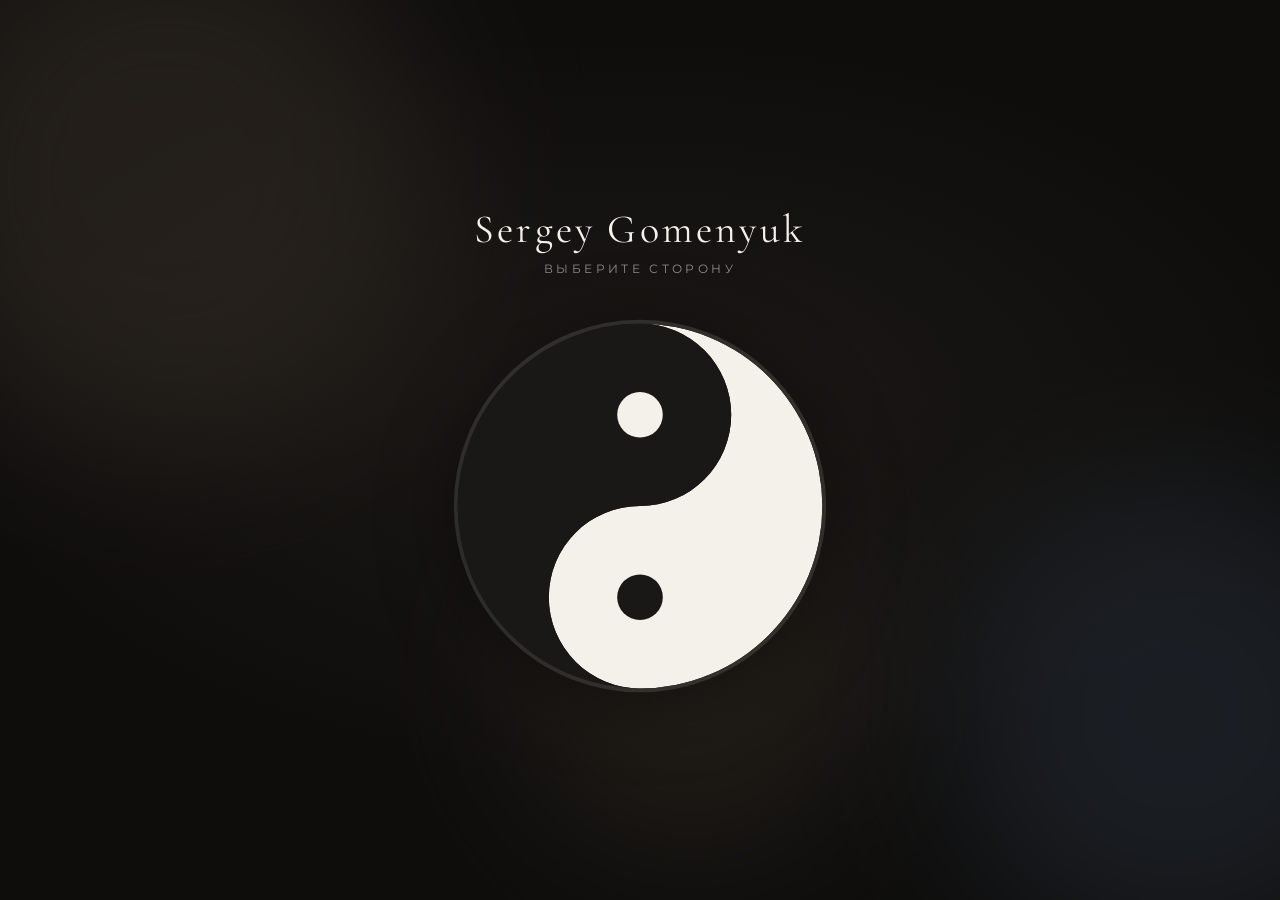
<file: index.html>
<!DOCTYPE html>
<html lang="ru">
<head>
  <meta charset="UTF-8">
  <meta name="viewport" content="width=device-width, initial-scale=1.0">
  <meta name="description" content="Сергей Гоменюк — массажист и software engineer">
  <title>Сергей Гоменюк</title>
  <link rel="preconnect" href="https://fonts.googleapis.com">
  <link rel="preconnect" href="https://fonts.gstatic.com" crossorigin>
  <link href="https://fonts.googleapis.com/css2?family=Cormorant+Garamond:wght@400;600&family=Montserrat:wght@300;400;500&display=swap" rel="stylesheet">
  <link rel="stylesheet" href="portal.css">
</head>
<body class="portal">
  <div class="portal-bg" aria-hidden="true">
    <div class="portal-orb portal-orb--1"></div>
    <div class="portal-orb portal-orb--2"></div>
    <div class="portal-orb portal-orb--3"></div>
  </div>

  <main class="portal-main">
    <p class="portal-name">Sergey Gomenyuk</p>
    <p class="portal-hint">Выберите сторону</p>

    <div class="taiji" role="group" aria-label="Выбор пути">
      <svg class="taiji-svg" viewBox="0 0 200 200">
        <defs>
          <clipPath id="taiji-clip">
            <circle cx="100" cy="100" r="96"/>
          </clipPath>
        </defs>

        <g clip-path="url(#taiji-clip)">
          <!--
            Чёрный цвет — один сплошной круг-база.
            Так «голова» капли не рисуется отдельным path и не даёт другой оттенок.
          -->
          <circle cx="100" cy="100" r="96" fill="#1a1816"/>

          <!-- Белая половина поверх базы → резюме -->
          <a class="taiji-half taiji-yang" href="resume.html" aria-label="Ян — Разработка">
            <path
              d="M100 4
                 A96 96 0 0 1 100 196
                 A48 48 0 0 1 100 100
                 A48 48 0 0 0 100 4Z"
              fill="#f4f0ea"/>
            <circle cx="100" cy="148" r="12" fill="#1a1816"/>
          </a>

          <!--
            Чёрная капля = круг ∖ ян (fill-rule: evenodd).
            Так контур совпадает с видимым чёрным и не захватывает
            нижний чёрный «глаз» ян (иначе drop-shadow даёт «попу»).
          -->
          <g class="taiji-yin taiji-yin--disabled" aria-hidden="true">
            <path
              class="taiji-hit"
              fill-rule="evenodd"
              d="M100 4
                 A96 96 0 1 1 100 196
                 A96 96 0 1 1 100 4Z
                 M100 4
                 A96 96 0 0 1 100 196
                 A48 48 0 0 1 100 100
                 A48 48 0 0 0 100 4Z"
              fill="#1a1816"/>
            <circle cx="100" cy="52" r="12" fill="#f4f0ea"/>
          </g>
        </g>

        <circle class="taiji-ring" cx="100" cy="100" r="97" fill="none"/>
      </svg>
  </main>
</body>
</html>
</file>
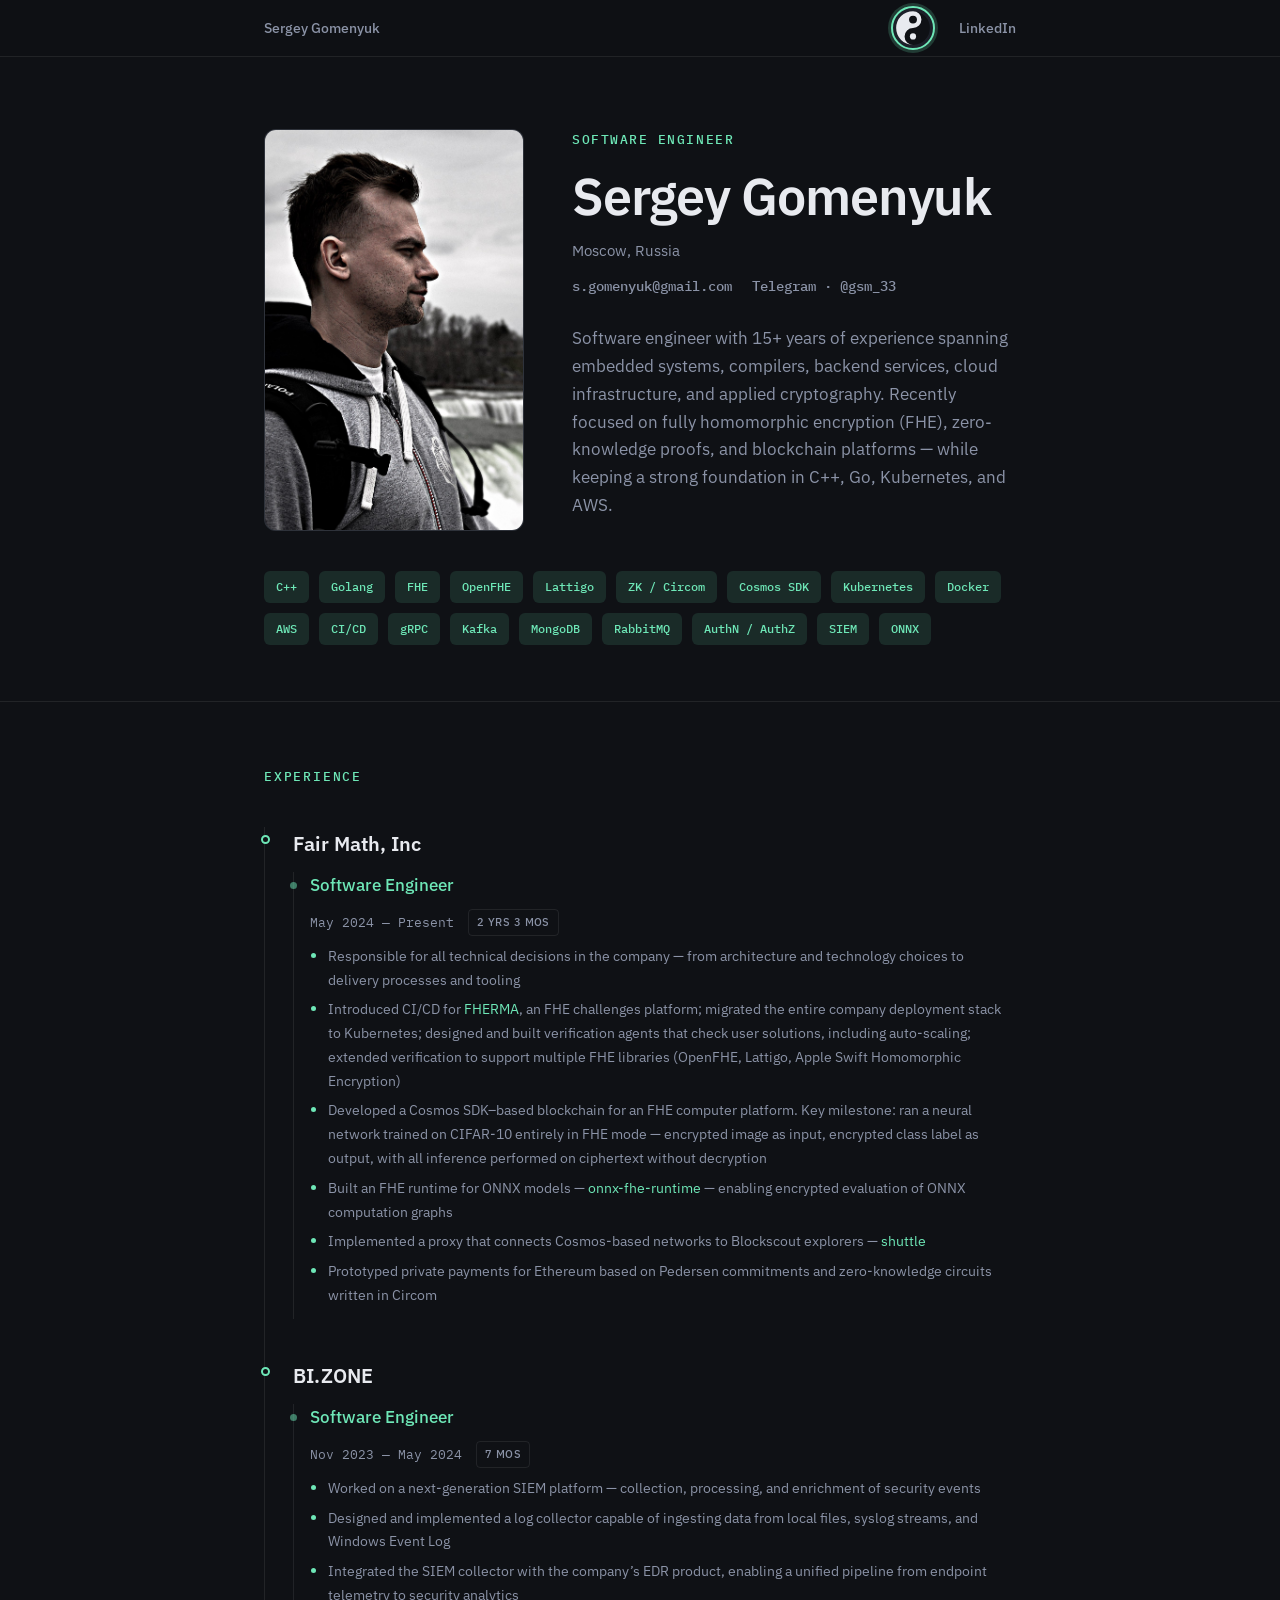
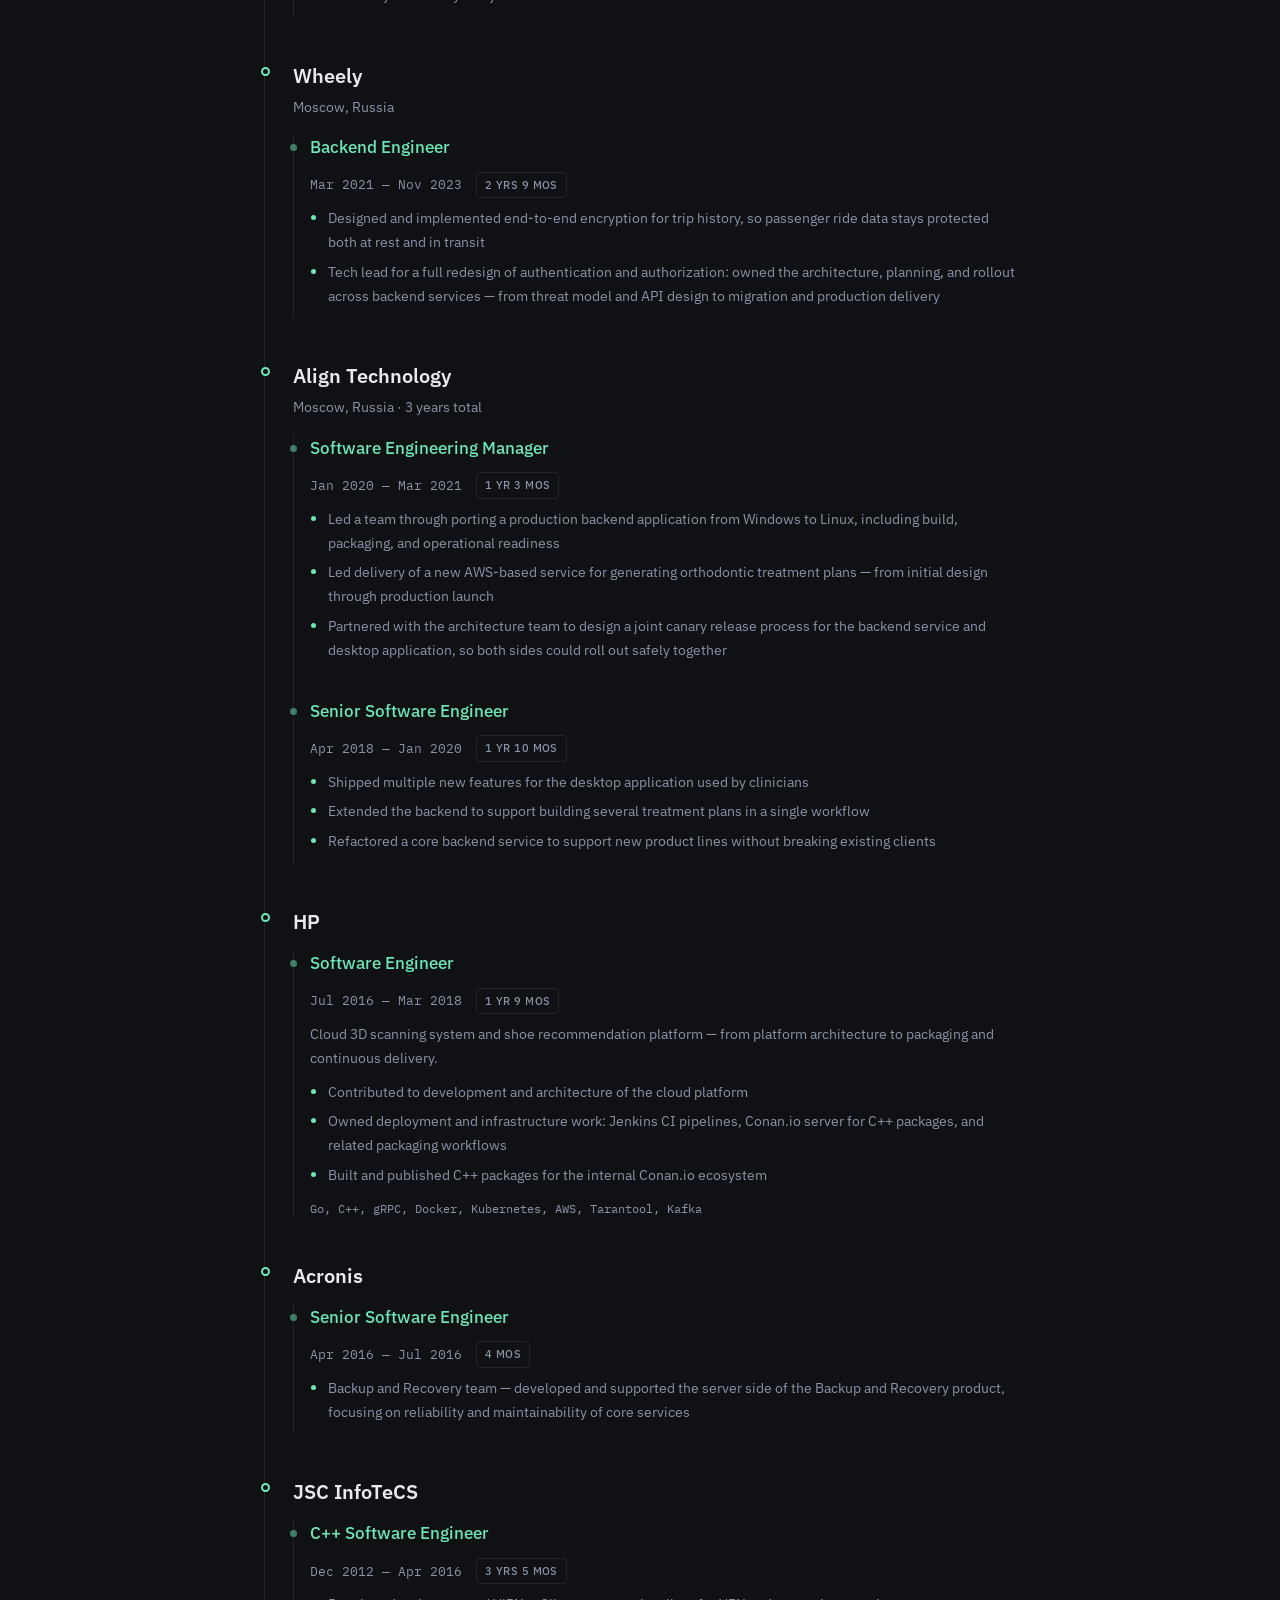
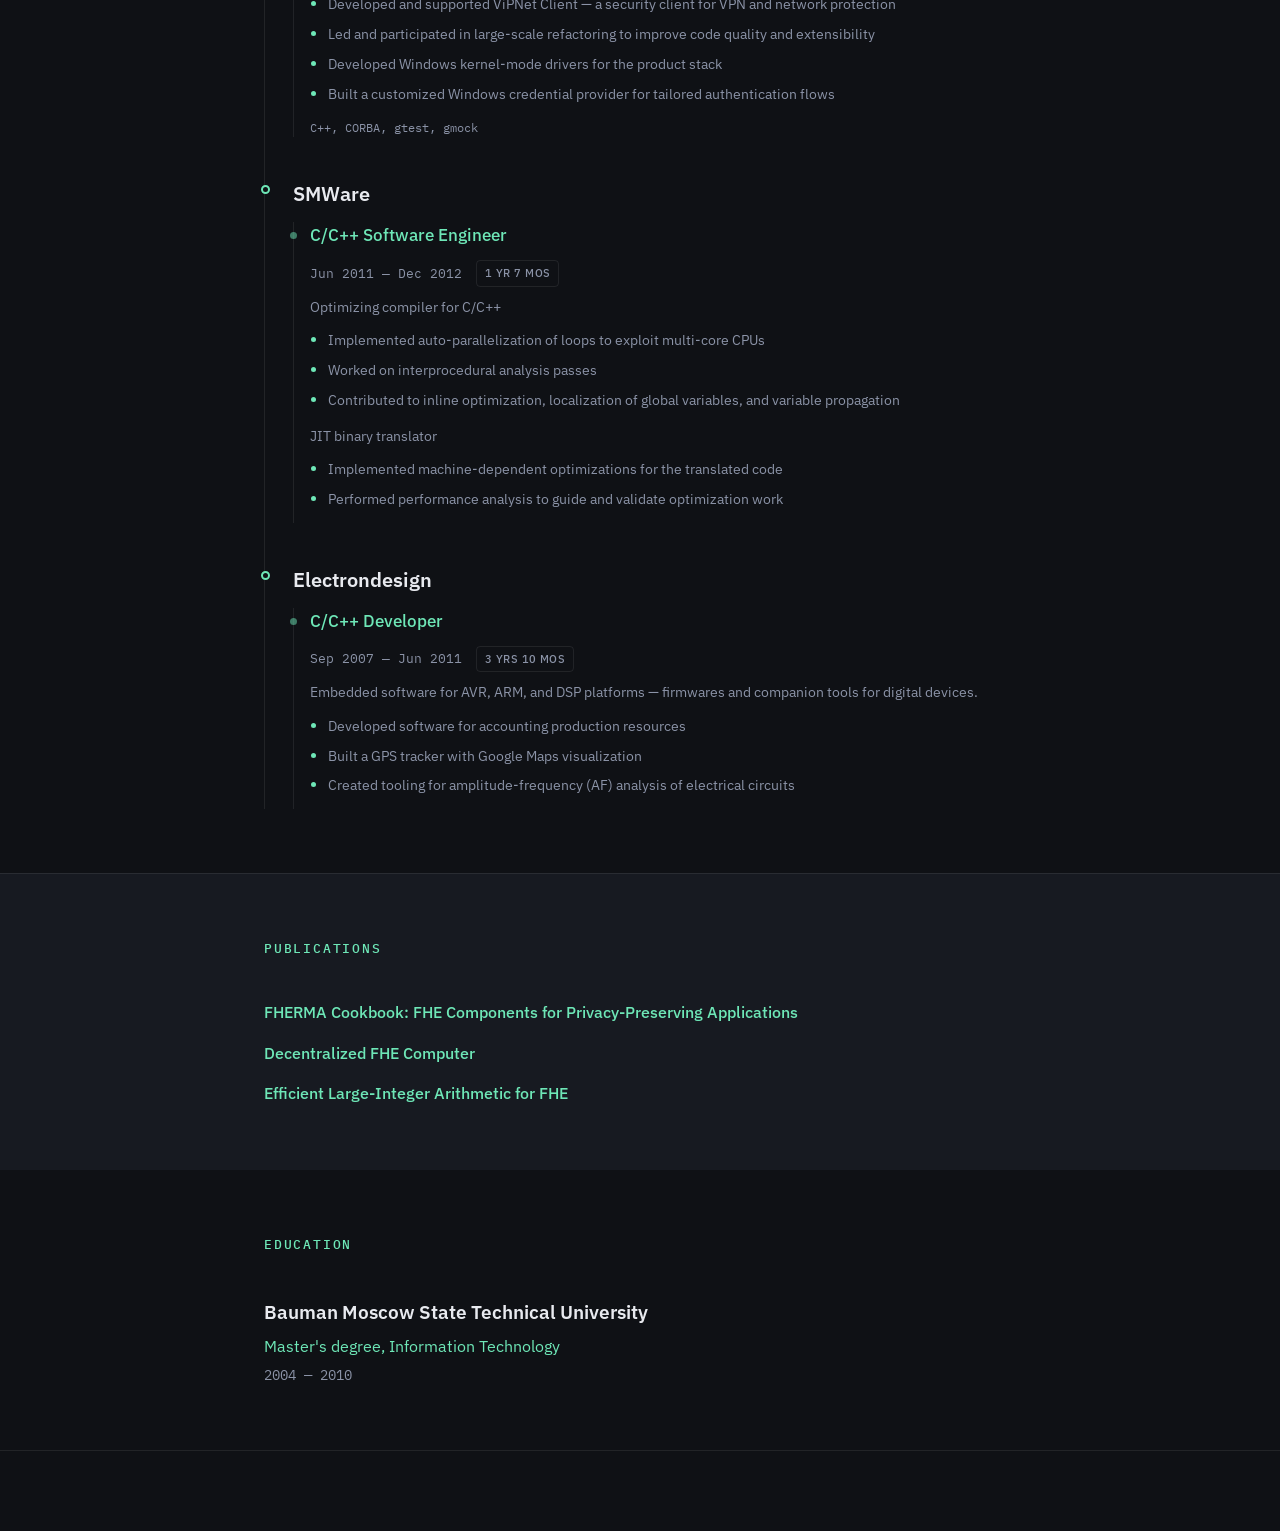
<file: resume.html>
<!DOCTYPE html>
<html lang="en">
<head>
  <meta charset="UTF-8">
  <meta name="viewport" content="width=device-width, initial-scale=1.0">
  <meta name="description" content="Sergey Gomenyuk — Software Engineer. Backend, cryptography, FHE, blockchain, cloud infrastructure.">
  <title>Sergey Gomenyuk — Software Engineer</title>
  <link rel="preconnect" href="https://fonts.googleapis.com">
  <link rel="preconnect" href="https://fonts.gstatic.com" crossorigin>
  <link href="https://fonts.googleapis.com/css2?family=IBM+Plex+Mono:wght@400;500&family=IBM+Plex+Sans:wght@300;400;500;600&display=swap" rel="stylesheet">
  <link rel="stylesheet" href="resume.css?v=12">
</head>
<body class="resume-page">
  <header class="cv-header">
    <div class="container cv-header-inner">
      <a href="index.html" class="cv-back other-side">Sergey Gomenyuk</a>
      <a href="index.html" class="yin-yang" title="Home" aria-label="Home">
        <svg viewBox="0 0 64 64" aria-hidden="true">
          <circle cx="32" cy="32" r="30" fill="#0f1115"/>
          <path d="M32 2a30 30 0 0 1 0 60 15 15 0 0 1 0-30 15 15 0 0 0 0-30Z" fill="#e8eaef"/>
          <circle cx="32" cy="17" r="5.5" fill="#e8eaef"/>
          <circle cx="32" cy="47" r="7" fill="#0f1115"/>
        </svg>
      </a>
      <a href="https://www.linkedin.com/in/" class="cv-linkedin" target="_blank" rel="noopener noreferrer">LinkedIn</a>
    </div>
  </header>

  <main>
    <section class="cv-hero">
      <div class="container cv-hero-grid">
        <div class="cv-hero-text">
          <p class="cv-label">Software Engineer</p>
          <h1>Sergey Gomenyuk</h1>
          <p class="cv-location">Moscow, Russia</p>
          <ul class="cv-contacts">
            <li>
              <a href="mailto:s.gomenyuk@gmail.com">s.gomenyuk@gmail.com</a>
            </li>
            <li>
              <a href="https://t.me/gsm_33" target="_blank" rel="noopener noreferrer">Telegram · @gsm_33</a>
            </li>
          </ul>
          <p class="cv-summary">
            Software engineer with 15+ years of experience spanning embedded systems, compilers,
            backend services, cloud infrastructure, and applied cryptography.
            Recently focused on fully homomorphic encryption (FHE), zero-knowledge proofs,
            and blockchain platforms — while keeping a strong foundation in C++, Go, Kubernetes, and AWS.
          </p>
        </div>
        <div class="cv-photo">
          <img
            src="images/photo-resume-2.jpg"
            alt="Sergey Gomenyuk"
            width="320"
            height="400"
            decoding="async">
        </div>
        <ul class="cv-skills">
          <li>C++</li>
          <li>Golang</li>
          <li>FHE</li>
          <li>OpenFHE</li>
          <li>Lattigo</li>
          <li>ZK / Circom</li>
          <li>Cosmos SDK</li>
          <li>Kubernetes</li>
          <li>Docker</li>
          <li>AWS</li>
          <li>CI/CD</li>
          <li>gRPC</li>
          <li>Kafka</li>
          <li>MongoDB</li>
          <li>RabbitMQ</li>
          <li>AuthN / AuthZ</li>
          <li>SIEM</li>
          <li>ONNX</li>
        </ul>
      </div>
    </section>

    <section class="cv-section">
      <div class="container">
        <h2 class="cv-section-title">Experience</h2>
        <div class="cv-timeline">

          <article class="cv-company-block">
            <h3 class="cv-company-name">Fair Math, Inc</h3>
            <div class="cv-roles">
              <div class="cv-role">
                <div class="cv-job-meta">
                  <span class="cv-role-title">Software Engineer</span>
                  <span class="cv-job-dates">May 2024 — Present</span>
                  <span class="cv-job-duration">2 yrs 3 mos</span>
                </div>
                <ul class="cv-bullets">
                  <li>
                    Responsible for all technical decisions in the company — from architecture and
                    technology choices to delivery processes and tooling
                  </li>
                  <li>
                    Introduced CI/CD for <a href="https://fherma.io" target="_blank" rel="noopener noreferrer">FHERMA</a>,
                    an FHE challenges platform; migrated the entire company deployment stack to Kubernetes;
                    designed and built verification agents that check user solutions, including auto-scaling;
                    extended verification to support multiple FHE libraries
                    (OpenFHE, Lattigo, Apple Swift Homomorphic Encryption)
                  </li>
                  <li>
                    Developed a Cosmos SDK–based blockchain for an FHE computer platform.
                    Key milestone: ran a neural network trained on CIFAR-10 entirely in FHE mode —
                    encrypted image as input, encrypted class label as output, with all inference
                    performed on ciphertext without decryption
                  </li>
                  <li>
                    Built an FHE runtime for ONNX models —
                    <a href="https://github.com/fairmath/onnx-fhe-runtime" target="_blank" rel="noopener noreferrer">onnx-fhe-runtime</a> —
                    enabling encrypted evaluation of ONNX computation graphs
                  </li>
                  <li>
                    Implemented a proxy that connects Cosmos-based networks to Blockscout explorers —
                    <a href="https://github.com/fairmath/shuttle" target="_blank" rel="noopener noreferrer">shuttle</a>
                  </li>
                  <li>
                    Prototyped private payments for Ethereum based on Pedersen commitments
                    and zero-knowledge circuits written in Circom
                  </li>
                </ul>
              </div>
            </div>
          </article>

          <article class="cv-company-block">
            <h3 class="cv-company-name">BI.ZONE</h3>
            <div class="cv-roles">
              <div class="cv-role">
                <div class="cv-job-meta">
                  <span class="cv-role-title">Software Engineer</span>
                  <span class="cv-job-dates">Nov 2023 — May 2024</span>
                  <span class="cv-job-duration">7 mos</span>
                </div>
                <ul class="cv-bullets">
                  <li>
                    Worked on a next-generation SIEM platform — collection, processing, and enrichment of security events
                  </li>
                  <li>
                    Designed and implemented a log collector capable of ingesting data from local files,
                    syslog streams, and Windows Event Log
                  </li>
                  <li>
                    Integrated the SIEM collector with the company’s EDR product,
                    enabling a unified pipeline from endpoint telemetry to security analytics
                  </li>
                </ul>
              </div>
            </div>
          </article>

          <article class="cv-company-block">
            <h3 class="cv-company-name">Wheely</h3>
            <p class="cv-company-loc">Moscow, Russia</p>
            <div class="cv-roles">
              <div class="cv-role">
                <div class="cv-job-meta">
                  <span class="cv-role-title">Backend Engineer</span>
                  <span class="cv-job-dates">Mar 2021 — Nov 2023</span>
                  <span class="cv-job-duration">2 yrs 9 mos</span>
                </div>
                <ul class="cv-bullets">
                  <li>
                    Designed and implemented end-to-end encryption for trip history,
                    so passenger ride data stays protected both at rest and in transit
                  </li>
                  <li>
                    Tech lead for a full redesign of authentication and authorization:
                    owned the architecture, planning, and rollout across backend services —
                    from threat model and API design to migration and production delivery
                  </li>
                </ul>
              </div>
            </div>
          </article>

          <article class="cv-company-block">
            <h3 class="cv-company-name">Align Technology</h3>
            <p class="cv-company-loc">Moscow, Russia · 3 years total</p>
            <div class="cv-roles">
              <div class="cv-role">
                <div class="cv-job-meta">
                  <span class="cv-role-title">Software Engineering Manager</span>
                  <span class="cv-job-dates">Jan 2020 — Mar 2021</span>
                  <span class="cv-job-duration">1 yr 3 mos</span>
                </div>
                <ul class="cv-bullets">
                  <li>
                    Led a team through porting a production backend application from Windows to Linux,
                    including build, packaging, and operational readiness
                  </li>
                  <li>
                    Led delivery of a new AWS-based service for generating orthodontic treatment plans —
                    from initial design through production launch
                  </li>
                  <li>
                    Partnered with the architecture team to design a joint canary release process
                    for the backend service and desktop application, so both sides could roll out safely together
                  </li>
                </ul>
              </div>
              <div class="cv-role">
                <div class="cv-job-meta">
                  <span class="cv-role-title">Senior Software Engineer</span>
                  <span class="cv-job-dates">Apr 2018 — Jan 2020</span>
                  <span class="cv-job-duration">1 yr 10 mos</span>
                </div>
                <ul class="cv-bullets">
                  <li>Shipped multiple new features for the desktop application used by clinicians</li>
                  <li>
                    Extended the backend to support building several treatment plans in a single workflow
                  </li>
                  <li>
                    Refactored a core backend service to support new product lines without breaking existing clients
                  </li>
                </ul>
              </div>
            </div>
          </article>

          <article class="cv-company-block">
            <h3 class="cv-company-name">HP</h3>
            <div class="cv-roles">
              <div class="cv-role">
                <div class="cv-job-meta">
                  <span class="cv-role-title">Software Engineer</span>
                  <span class="cv-job-dates">Jul 2016 — Mar 2018</span>
                  <span class="cv-job-duration">1 yr 9 mos</span>
                </div>
                <p class="cv-job-note">
                  Cloud 3D scanning system and shoe recommendation platform —
                  from platform architecture to packaging and continuous delivery.
                </p>
                <ul class="cv-bullets">
                  <li>Contributed to development and architecture of the cloud platform</li>
                  <li>
                    Owned deployment and infrastructure work: Jenkins CI pipelines,
                    Conan.io server for C++ packages, and related packaging workflows
                  </li>
                  <li>Built and published C++ packages for the internal Conan.io ecosystem</li>
                </ul>
                <p class="cv-tech">Go, C++, gRPC, Docker, Kubernetes, AWS, Tarantool, Kafka</p>
              </div>
            </div>
          </article>

          <article class="cv-company-block">
            <h3 class="cv-company-name">Acronis</h3>
            <div class="cv-roles">
              <div class="cv-role">
                <div class="cv-job-meta">
                  <span class="cv-role-title">Senior Software Engineer</span>
                  <span class="cv-job-dates">Apr 2016 — Jul 2016</span>
                  <span class="cv-job-duration">4 mos</span>
                </div>
                <ul class="cv-bullets">
                  <li>
                    Backup and Recovery team — developed and supported the server side of the
                    Backup and Recovery product, focusing on reliability and maintainability of core services
                  </li>
                </ul>
              </div>
            </div>
          </article>

          <article class="cv-company-block">
            <h3 class="cv-company-name">JSC InfoTeCS</h3>
            <div class="cv-roles">
              <div class="cv-role">
                <div class="cv-job-meta">
                  <span class="cv-role-title">C++ Software Engineer</span>
                  <span class="cv-job-dates">Dec 2012 — Apr 2016</span>
                  <span class="cv-job-duration">3 yrs 5 mos</span>
                </div>
                <ul class="cv-bullets">
                  <li>
                    Developed and supported ViPNet Client — a security client for VPN and network protection
                  </li>
                  <li>Led and participated in large-scale refactoring to improve code quality and extensibility</li>
                  <li>Developed Windows kernel-mode drivers for the product stack</li>
                  <li>
                    Built a customized Windows credential provider for tailored authentication flows
                  </li>
                </ul>
                <p class="cv-tech">C++, CORBA, gtest, gmock</p>
              </div>
            </div>
          </article>

          <article class="cv-company-block">
            <h3 class="cv-company-name">SMWare</h3>
            <div class="cv-roles">
              <div class="cv-role">
                <div class="cv-job-meta">
                  <span class="cv-role-title">C/C++ Software Engineer</span>
                  <span class="cv-job-dates">Jun 2011 — Dec 2012</span>
                  <span class="cv-job-duration">1 yr 7 mos</span>
                </div>
                <p class="cv-job-note">Optimizing compiler for C/C++</p>
                <ul class="cv-bullets">
                  <li>Implemented auto-parallelization of loops to exploit multi-core CPUs</li>
                  <li>Worked on interprocedural analysis passes</li>
                  <li>
                    Contributed to inline optimization, localization of global variables,
                    and variable propagation
                  </li>
                </ul>
                <p class="cv-job-note">JIT binary translator</p>
                <ul class="cv-bullets">
                  <li>Implemented machine-dependent optimizations for the translated code</li>
                  <li>Performed performance analysis to guide and validate optimization work</li>
                </ul>
              </div>
            </div>
          </article>

          <article class="cv-company-block">
            <h3 class="cv-company-name">Electrondesign</h3>
            <div class="cv-roles">
              <div class="cv-role">
                <div class="cv-job-meta">
                  <span class="cv-role-title">C/C++ Developer</span>
                  <span class="cv-job-dates">Sep 2007 — Jun 2011</span>
                  <span class="cv-job-duration">3 yrs 10 mos</span>
                </div>
                <p class="cv-job-note">
                  Embedded software for AVR, ARM, and DSP platforms —
                  firmwares and companion tools for digital devices.
                </p>
                <ul class="cv-bullets">
                  <li>Developed software for accounting production resources</li>
                  <li>Built a GPS tracker with Google Maps visualization</li>
                  <li>Created tooling for amplitude-frequency (AF) analysis of electrical circuits</li>
                </ul>
              </div>
            </div>
          </article>

        </div>
      </div>
    </section>

    <section class="cv-section cv-section--alt">
      <div class="container">
        <h2 class="cv-section-title">Publications</h2>
        <ul class="cv-pub-list">
          <li>
            <a href="https://eprint.iacr.org/2025/1302" target="_blank" rel="noopener noreferrer">
              FHERMA Cookbook: FHE Components for Privacy-Preserving Applications
            </a>
          </li>
          <li>
            <a href="https://eprint.iacr.org/2024/1917" target="_blank" rel="noopener noreferrer">
              Decentralized FHE Computer
            </a>
          </li>
          <li>
            <a href="https://eprint.iacr.org/2026/1608" target="_blank" rel="noopener noreferrer">
              Efficient Large-Integer Arithmetic for FHE
            </a>
          </li>
        </ul>
      </div>
    </section>

    <section class="cv-section">
      <div class="container">
        <h2 class="cv-section-title">Education</h2>
        <article class="cv-edu">
          <h3>Bauman Moscow State Technical University</h3>
          <p class="cv-edu-degree">Master's degree, Information Technology</p>
          <p class="cv-edu-dates">2004 — 2010</p>
        </article>
      </div>
    </section>
  </main>

  <footer class="cv-footer">
    <div class="container cv-footer-inner">
      <!--a href="massage.html" class="cv-cta other-side">Want to get to know me from another side?</a-->
    </div>
  </footer>
</body>
</html>
</file>
<file: portal.css>
:root {
  --portal-bg: #0e0d0c;
  --portal-text: #f4f0ea;
  --portal-muted: rgba(244, 240, 234, 0.55);
  --portal-accent: #c4a882;
  --portal-yin: #1a1816;
  --portal-yang: #f4f0ea;
  --font-serif: 'Cormorant Garamond', Georgia, serif;
  --font-sans: 'Montserrat', system-ui, sans-serif;
}

*,
*::before,
*::after {
  box-sizing: border-box;
  margin: 0;
  padding: 0;
}

html, body {
  height: 100%;
}

body.portal {
  font-family: var(--font-sans);
  color: var(--portal-text);
  background: var(--portal-bg);
  overflow: hidden;
  min-height: 100%;
}

a {
  color: inherit;
  text-decoration: none;
}

.portal-bg {
  position: fixed;
  inset: 0;
  overflow: hidden;
  background:
    radial-gradient(ellipse 80% 60% at 50% 45%, #1c1916 0%, #0e0d0c 70%);
}

.portal-orb {
  position: absolute;
  border-radius: 50%;
  filter: blur(80px);
  opacity: 0.45;
  animation: orb-drift 18s ease-in-out infinite;
}

.portal-orb--1 {
  width: 42vw;
  height: 42vw;
  top: -10%;
  left: -8%;
  background: #3d342c;
  animation-delay: 0s;
}

.portal-orb--2 {
  width: 36vw;
  height: 36vw;
  right: -10%;
  bottom: -5%;
  background: #2a3340;
  animation-delay: -6s;
  animation-duration: 22s;
}

.portal-orb--3 {
  width: 28vw;
  height: 28vw;
  left: 40%;
  top: 55%;
  background: #4a3f32;
  opacity: 0.3;
  animation-delay: -12s;
  animation-duration: 26s;
}

@keyframes orb-drift {
  0%, 100% { transform: translate(0, 0) scale(1); }
  33% { transform: translate(4%, -3%) scale(1.05); }
  66% { transform: translate(-3%, 4%) scale(0.96); }
}

.portal-main {
  position: relative;
  z-index: 1;
  min-height: 100%;
  display: flex;
  flex-direction: column;
  align-items: center;
  justify-content: center;
  padding: 32px 20px;
  text-align: center;
}

.portal-name {
  font-family: var(--font-serif);
  font-size: clamp(1.75rem, 4vw, 2.5rem);
  font-weight: 400;
  letter-spacing: 0.08em;
  margin-bottom: 8px;
  opacity: 0;
  animation: fade-up 1s ease 0.15s forwards;
}

.portal-hint {
  font-size: 0.75rem;
  font-weight: 400;
  letter-spacing: 0.28em;
  text-transform: uppercase;
  color: var(--portal-muted);
  margin-bottom: 40px;
  opacity: 0;
  animation: fade-up 1s ease 0.35s forwards;
}

.portal-sub {
  margin-top: 36px;
  font-size: 0.8rem;
  color: var(--portal-muted);
  letter-spacing: 0.06em;
  opacity: 0;
  animation: fade-up 1s ease 0.9s forwards;
}

@keyframes fade-up {
  from {
    opacity: 0;
    transform: translateY(12px);
  }
  to {
    opacity: 1;
    transform: translateY(0);
  }
}

.taiji {
  position: relative;
  width: min(72vw, 380px);
  opacity: 0;
  animation: fade-up 1.1s ease 0.5s forwards, taiji-breathe 6s ease-in-out 1.6s infinite;
}

@keyframes taiji-breathe {
  0%, 100% { transform: scale(1); }
  50% { transform: scale(1.02); }
}

.taiji-svg {
  display: block;
  width: 100%;
  height: auto;
  filter: drop-shadow(0 12px 40px rgba(0, 0, 0, 0.45));
  overflow: visible;
}

.taiji-ring {
  stroke: rgba(244, 240, 234, 0.12);
  stroke-width: 2;
}

.taiji-half {
  cursor: pointer;
  transition: opacity 0.35s ease;
  outline: none;
}

.taiji-yin--disabled {
  pointer-events: none;
}

.taiji-half path,
.taiji-half circle {
  transition: fill 0.35s ease, filter 0.35s ease;
}

/* Белую сторону чуть высветляем; чёрную заливку не меняем */
.taiji-yang:hover path {
  fill: #ffffff;
}

/* Тень по контуру капли (path), а не у всей группы — иначе у чёрной светится только белая точка */
.taiji-yin:hover path,
.taiji-yang:hover path,
.taiji-yin:focus-within path,
.taiji-yang:focus-within path {
  filter: drop-shadow(0 0 22px rgba(166, 168, 70, 0.75))
          drop-shadow(0 0 22px rgba(196, 168, 130, 0.4));
}

.taiji:has(.taiji-yin:hover) .taiji-yang,
.taiji:has(.taiji-yin:focus-within) .taiji-yang {
}

.taiji:has(.taiji-yang:hover) .taiji-yin,
.taiji:has(.taiji-yang:focus-within) .taiji-yin {
  opacity: 0.45;
}

.taiji-labels {
  display: flex;
  justify-content: space-between;
  margin-top: 28px;
  gap: 16px;
  pointer-events: none;
}

.taiji-label {
  pointer-events: auto;
  display: flex;
  flex-direction: column;
  gap: 4px;
  min-width: 100px;
  transition: opacity 0.3s ease, transform 0.3s ease;
}

.taiji-label--yin {
  align-items: flex-start;
  text-align: left;
}

.taiji-label--yang {
  align-items: flex-end;
  text-align: right;
}

.taiji-label-kicker {
  font-size: 0.7rem;
  letter-spacing: 0.2em;
  text-transform: uppercase;
  color: var(--portal-muted);
}

.taiji-label-title {
  font-family: var(--font-serif);
  font-size: 1.35rem;
  font-weight: 600;
}

.taiji:has(.taiji-yin:hover) .taiji-label--yang,
.taiji:has(.taiji-yang:hover) .taiji-label--yin {
  opacity: 0.35;
}

.taiji:has(.taiji-yin:hover) .taiji-label--yin,
.taiji:has(.taiji-yang:hover) .taiji-label--yang {
  transform: translateY(-2px);
}

.taiji-label:hover .taiji-label-title {
  color: var(--portal-accent);
}

@media (max-width: 520px) {
  .taiji {
    width: min(78vw, 300px);
  }

  .portal-sub {
    display: none;
  }

  .taiji-label-title {
    font-size: 1.15rem;
  }
}

@media (prefers-reduced-motion: reduce) {
  .portal-orb,
  .taiji,
  .portal-name,
  .portal-hint,
  .portal-sub {
    animation: none;
    opacity: 1;
  }
}
</file>
<file: resume.css>
:root {
  --cv-bg: #0f1115;
  --cv-bg-alt: #171a21;
  --cv-surface: #1c2029;
  --cv-text: #e8eaef;
  --cv-muted: #8b93a7;
  --cv-accent: #6ee7b7;
  --cv-accent-dim: rgba(110, 231, 183, 0.12);
  --cv-line: rgba(255, 255, 255, 0.08);
  --cv-sans: 'IBM Plex Sans', system-ui, sans-serif;
  --cv-mono: 'IBM Plex Mono', ui-monospace, monospace;
}

*,
*::before,
*::after {
  box-sizing: border-box;
  margin: 0;
  padding: 0;
}

html {
  scroll-behavior: smooth;
}

body.resume-page {
  font-family: var(--cv-sans);
  font-weight: 400;
  font-size: 16px;
  line-height: 1.65;
  color: var(--cv-text);
  background: var(--cv-bg);
}

.container {
  width: 100%;
  max-width: 800px;
  margin: 0 auto;
  padding: 0 24px;
}

a {
  color: var(--cv-accent);
  text-decoration: none;
  transition: opacity 0.2s ease;
}

a:hover {
  opacity: 0.8;
}

/* Header */
.cv-header {
  position: sticky;
  top: 0;
  z-index: 10;
  background: rgba(15, 17, 21, 0.9);
  backdrop-filter: blur(12px);
  border-bottom: 1px solid var(--cv-line);
}

.cv-header-inner {
  display: flex;
  justify-content: space-between;
  align-items: center;
  height: 56px;
  font-size: 0.85rem;
  gap: 16px;
}

.cv-back,
.cv-linkedin {
  color: var(--cv-muted);
  font-weight: 500;
}

.cv-back:hover,
.cv-linkedin:hover {
  color: var(--cv-accent);
  opacity: 1;
}

.yin-yang {
  display: inline-flex;
  align-items: center;
  justify-content: center;
  flex-shrink: 0;
  width: 44px;
  height: 44px;
  margin-left: auto;
  margin-right: 8px;
  border-radius: 50%;
  cursor: pointer;
  background: #1c2029;
  border: 2px solid var(--cv-accent);
  box-shadow: 0 0 0 3px rgba(110, 231, 183, 0.2);
  transition: transform 0.35s ease, box-shadow 0.35s ease;
  animation: yin-pulse 2.8s ease-in-out infinite;
}

.yin-yang svg {
  display: block;
  width: 36px;
  height: 36px;
  border-radius: 50%;
  transform: rotate(180deg);
  transition: transform 0.45s ease;
  pointer-events: none;
}

.yin-yang:hover {
  transform: scale(1.12);
  box-shadow: 0 0 0 3px var(--cv-accent), 0 4px 12px rgba(110, 231, 183, 0.3);
  animation: none;
}

.yin-yang:hover svg {
  transform: rotate(0deg);
}

.yin-yang:focus-visible {
  outline: 2px solid var(--cv-accent);
  outline-offset: 3px;
}

@keyframes yin-pulse {
  0%, 100% {
    box-shadow: 0 0 0 2px rgba(110, 231, 183, 0.3);
  }
  50% {
    box-shadow: 0 0 0 4px rgba(110, 231, 183, 0.55), 0 0 12px rgba(110, 231, 183, 0.25);
  }
}

/* Hero */
.cv-hero {
  padding: 72px 0 56px;
  border-bottom: 1px solid var(--cv-line);
}

.cv-hero-grid {
  display: grid;
  grid-template-columns: auto minmax(0, 1fr);
  gap: 40px 48px;
  align-items: start;
}

.cv-photo {
  order: -1;
  flex-shrink: 0;
  width: min(32vw, 260px);
  border-radius: 12px;
  overflow: hidden;
  border: 1px solid var(--cv-line);
  background: var(--cv-surface);
}

.cv-photo img {
  display: block;
  width: 100%;
  aspect-ratio: 4 / 5;
  object-fit: cover;
  object-position: 0% 18%;
}

.cv-label {
  font-family: var(--cv-mono);
  font-size: 0.8rem;
  font-weight: 500;
  letter-spacing: 0.12em;
  text-transform: uppercase;
  color: var(--cv-accent);
  margin-bottom: 16px;
}

.cv-hero h1 {
  font-size: clamp(2.25rem, 5vw, 3.25rem);
  font-weight: 600;
  letter-spacing: -0.02em;
  line-height: 1.15;
  margin-bottom: 12px;
}

.cv-location {
  font-size: 0.95rem;
  color: var(--cv-muted);
  margin-bottom: 12px;
}

.cv-contacts {
  display: flex;
  flex-wrap: wrap;
  gap: 8px 20px;
  list-style: none;
  margin-bottom: 28px;
  font-family: var(--cv-mono);
  font-size: 0.85rem;
}

.cv-contacts a {
  color: var(--cv-muted);
  font-weight: 500;
}

.cv-contacts a:hover {
  color: var(--cv-accent);
  opacity: 1;
}

.cv-summary {
  font-size: 1.05rem;
  color: var(--cv-muted);
  max-width: 640px;
  margin-bottom: 0;
}

.cv-skills {
  grid-column: 1 / -1;
  display: flex;
  flex-wrap: wrap;
  gap: 10px;
  list-style: none;
}

.cv-skills li {
  font-family: var(--cv-mono);
  font-size: 0.75rem;
  font-weight: 500;
  padding: 6px 12px;
  color: var(--cv-accent);
  background: var(--cv-accent-dim);
  border-radius: 6px;
}

/* Sections */
.cv-section {
  padding: 64px 0;
}

.cv-section--alt {
  background: var(--cv-bg-alt);
  border-top: 1px solid var(--cv-line);
}

.cv-section-title {
  font-family: var(--cv-mono);
  font-size: 0.8rem;
  font-weight: 500;
  letter-spacing: 0.14em;
  text-transform: uppercase;
  color: var(--cv-accent);
  margin-bottom: 40px;
}

/* Timeline */
.cv-timeline {
  position: relative;
  display: flex;
  flex-direction: column;
  gap: 40px;
  padding-left: 28px;
  border-left: 1px solid var(--cv-line);
}

.cv-company-block {
  position: relative;
}

.cv-company-block::before {
  content: '';
  position: absolute;
  left: -32px;
  top: 8px;
  width: 9px;
  height: 9px;
  border-radius: 50%;
  background: var(--cv-bg);
  border: 2px solid var(--cv-accent);
}

.cv-company-name {
  font-size: 1.25rem;
  font-weight: 600;
  margin-bottom: 4px;
  color: var(--cv-text);
}

.cv-company-loc {
  font-size: 0.85rem;
  color: var(--cv-muted);
  margin-bottom: 16px;
}

.cv-roles {
  display: flex;
  flex-direction: column;
  gap: 24px;
  margin-top: 12px;
  padding-left: 16px;
  border-left: 1px solid var(--cv-line);
}

.cv-role {
  position: relative;
}

.cv-role::before {
  content: '';
  position: absolute;
  left: -20px;
  top: 10px;
  width: 7px;
  height: 7px;
  border-radius: 50%;
  background: var(--cv-accent);
  opacity: 0.5;
}

.cv-job-meta {
  display: flex;
  flex-wrap: wrap;
  align-items: center;
  gap: 10px 14px;
  margin-bottom: 8px;
}

.cv-role-title {
  font-size: 1.05rem;
  font-weight: 500;
  color: var(--cv-accent);
  width: 100%;
}

.cv-job-dates {
  font-family: var(--cv-mono);
  font-size: 0.8rem;
  color: var(--cv-muted);
}

.cv-job-duration {
  font-size: 0.7rem;
  font-weight: 500;
  letter-spacing: 0.04em;
  text-transform: uppercase;
  color: var(--cv-muted);
  padding: 3px 8px;
  border: 1px solid var(--cv-line);
  border-radius: 4px;
}

.cv-job-note {
  font-size: 0.9rem;
  color: var(--cv-muted);
  margin-bottom: 10px;
}

.cv-bullets {
  margin: 8px 0 12px;
  padding-left: 18px;
  color: var(--cv-muted);
}

.cv-bullets li {
  margin-bottom: 6px;
  font-size: 0.9rem;
}

.cv-bullets li::marker {
  color: var(--cv-accent);
}

.cv-tech {
  font-family: var(--cv-mono);
  font-size: 0.75rem;
  color: var(--cv-muted);
  margin-top: 8px;
}

/* Publications */
.cv-pub-list {
  list-style: none;
  display: flex;
  flex-direction: column;
  gap: 14px;
}

.cv-pub-list a {
  font-weight: 500;
  line-height: 1.45;
}

/* Education */
.cv-edu h3 {
  font-size: 1.2rem;
  font-weight: 600;
  margin-bottom: 6px;
}

.cv-edu-degree {
  color: var(--cv-accent);
  margin-bottom: 4px;
}

.cv-edu-dates {
  font-family: var(--cv-mono);
  font-size: 0.85rem;
  color: var(--cv-muted);
}

/* Footer */
.cv-footer {
  border-top: 1px solid var(--cv-line);
  padding: 40px 0;
}

.cv-footer-inner {
  display: flex;
  flex-wrap: wrap;
  justify-content: space-between;
  align-items: center;
  gap: 16px;
}

.cv-footer p {
  color: var(--cv-muted);
  font-size: 0.95rem;
}

.cv-cta {
  font-weight: 500;
  font-size: 0.95rem;
}

@media (max-width: 720px) {
  .cv-hero-grid {
    grid-template-columns: 1fr;
    justify-items: start;
    gap: 28px;
  }

  .cv-photo {
    width: min(56vw, 180px);
  }
}

@media (max-width: 600px) {
  .cv-hero {
    padding: 48px 0 40px;
  }

  .cv-section {
    padding: 48px 0;
  }

  .cv-timeline {
    padding-left: 20px;
    gap: 32px;
  }

  .cv-company-block::before {
    left: -24px;
  }

  .cv-roles {
    padding-left: 12px;
  }

  .cv-role::before {
    left: -16px;
  }

  .cv-footer-inner {
    flex-direction: column;
    align-items: flex-start;
  }
}
</file>
